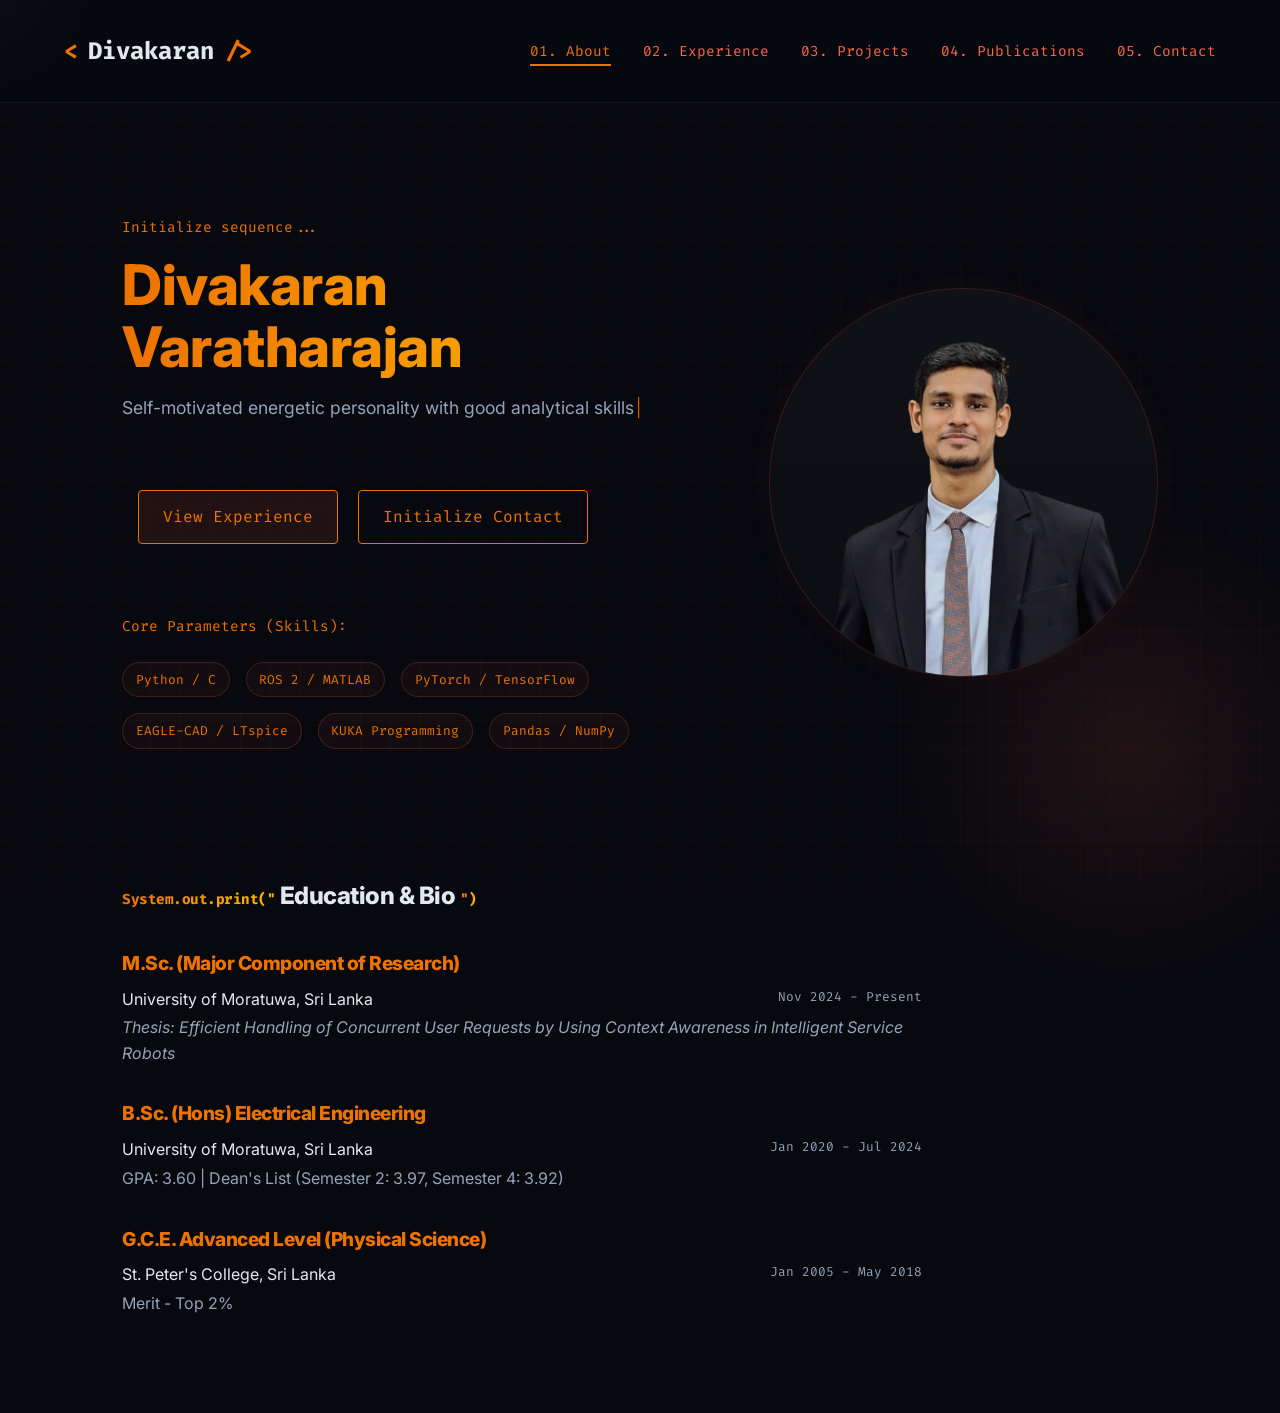
<file: index.html>
<!DOCTYPE html>
<html lang="en">
<head>
    <meta charset="UTF-8">
    <meta name="viewport" content="width=device-width, initial-scale=1.0">
    <title>Divakaran Varatharajan | Portfolio</title>
    <meta name="description" content="Portfolio of Divakaran Varatharajan - Robotics, Deep Learning, and LLMs.">
    <link rel="stylesheet" href="style.css">
    <style>
        /* Typewriter cursor */
        #heroSubtitle::after {
            content: '|';
            color: var(--accent-orange);
            animation: blink-cursor 0.55s step-end infinite;
            margin-left: 2px;
            font-weight: 300;
        }
        #heroSubtitle.typing-done::after {
            display: none;
        }
        @keyframes blink-cursor {
            0%, 100% { opacity: 1; }
            50%       { opacity: 0; }
        }

        /* Gentle button shake */
        @keyframes gentle-shake {
            0%          { transform: translateX(0) rotate(0deg); }
            15%         { transform: translateX(-4px) rotate(-0.4deg); }
            30%         { transform: translateX(4px)  rotate(0.4deg); }
            45%         { transform: translateX(-3px) rotate(-0.3deg); }
            60%         { transform: translateX(3px)  rotate(0.3deg); }
            75%         { transform: translateX(-1px) rotate(-0.1deg); }
            90%         { transform: translateX(1px)  rotate(0.1deg); }
            100%        { transform: translateX(0) rotate(0deg); }
        }
        .btn-shake {
            animation: gentle-shake 0.55s ease-in-out;
        }
    </style>
</head>
<body>
    <div class="glow-bg"></div>
    <div class="glow-bg-2"></div>

    <nav>
        <a href="index.html" class="logo">Divakaran</a>
        <ul class="nav-links">
            <li><a href="index.html" class="active">01. About</a></li>
            <li><a href="experience.html">02. Experience</a></li>
            <li><a href="projects.html">03. Projects</a></li>
            <li><a href="publications.html">04. Publications</a></li>
            <li><a href="contact.html">05. Contact</a></li>
        </ul>
    </nav>

    <main>
        <section class="hero">
            <div class="hero-content" style="display: grid; grid-template-columns: 1.5fr 1fr; gap: 4rem; align-items: center;">
                <div>
                    <p class="mono">Initialize sequence...</p>
                    <h1 style="font-size: 3.5rem;"><span class="text-gradient">Divakaran Varatharajan</span></h1>
                    <p id="heroSubtitle" class="subtitle" style="font-size: 1.1rem; min-height: 4rem;"></p>
                    
                    <div style="margin-top: 1rem;">
                        <a id="viewExpBtn" href="experience.html" class="btn btn-primary" style="margin-left: 1rem;">View Experience</a>
                        <a href="contact.html" class="btn" style="margin-left: 1rem;">Initialize Contact</a>
                    </div>

                    <div class="tech-stack" style="margin-top: 4rem;">
                        <p class="mono" style="width: 100%; margin-bottom: 0.5rem;">Core Parameters (Skills):</p>
                        <span class="tech-tag" onmouseover="this.style.boxShadow='0 0 10px var(--accent-orange)'" onmouseout="this.style.boxShadow='none'">Python / C</span>
                        <span class="tech-tag" onmouseover="this.style.boxShadow='0 0 10px var(--accent-orange)'" onmouseout="this.style.boxShadow='none'">ROS 2 / MATLAB</span>
                        <span class="tech-tag" onmouseover="this.style.boxShadow='0 0 10px var(--accent-orange)'" onmouseout="this.style.boxShadow='none'">PyTorch / TensorFlow</span>
                        <span class="tech-tag" onmouseover="this.style.boxShadow='0 0 10px var(--accent-orange)'" onmouseout="this.style.boxShadow='none'">EAGLE-CAD / LTspice</span>
                        <span class="tech-tag" onmouseover="this.style.boxShadow='0 0 10px var(--accent-orange)'" onmouseout="this.style.boxShadow='none'">KUKA Programming</span>
                        <span class="tech-tag" onmouseover="this.style.boxShadow='0 0 10px var(--accent-orange)'" onmouseout="this.style.boxShadow='none'">Pandas / NumPy</span>
                    </div>
                </div>
                
                <div class="card profile-card" style="padding: 0; display: flex; justify-content: center; align-items: center; aspect-ratio: 1; background: var(--bg-dark); border-color: rgba(255, 99, 71, 0.2); overflow: hidden; border-radius: 50%; max-width: 400px; margin: 0 auto; box-shadow: 0 0 30px rgba(255, 99, 71, 0.05); user-select: none;">
                    <!-- Place your picture in the same folder and name it 'profile.png' or 'profile.jpg' -->
                    <img src="profile.png" alt="Divakaran Varatharajan" draggable="false" oncontextmenu="return false" style="width: 100%; height: 100%; object-fit: cover; opacity: 0.9; transition: opacity 0.3s ease, transform 0.5s ease; pointer-events: none;" onerror="this.onerror=null; this.src='profile.jpg'; this.onerror=function(){ this.onerror=null; this.parentElement.innerHTML='<div style=\'text-align:center;\'>\n<svg width=\'80\' height=\'80\' viewBox=\'0 0 24 24\' fill=\'none\' stroke=\'#ff6347\' stroke-width=\'1\' stroke-linecap=\'round\' stroke-linejoin=\'round\'><path d=\'M12 2a10 10 0 1 0 10 10 4 4 0 0 1-5-5 4 4 0 0 1-5-5\'/><path d=\'M8.5 8.5v.01\'/><path d=\'M16 15.5v.01\'/><path d=\'M12 12v.01\'/><path d=\'M11 17a4.5 4.5 0 0 0 7 0\'/><path d=\'M13 7a4.5 4.5 0 0 0-7 0\'/></svg><p style=\'font-family: monospace; color: #94a3b8; font-size: 0.8rem; margin-top: 1rem;\'>Add profile.png<br>to the folder</p></div>'; };">
                </div>
            </div>
        </section>
        
        <section style="margin-top: 5rem;" class="reveal">
            <h2><span class="mono text-gradient">System.out.print("</span> Education & Bio <span class="mono text-gradient">")</span></h2>
            <div style="margin-top: 2rem;">
                <div style="max-width: 800px;">
                    <h3 style="color: var(--accent-orange); font-size: 1.2rem; margin-bottom: 0.5rem;">M.Sc. (Major Component of Research)</h3>
                    <p style="color: var(--text-primary); margin-bottom: 0.2rem;">University of Moratuwa, Sri Lanka <span class="mono" style="float: right; color: var(--text-secondary); font-size: 0.8rem;">Nov 2024 - Present</span></p>
                    <p style="color: var(--text-secondary); margin-bottom: 2rem; font-style: italic;">Thesis: Efficient Handling of Concurrent User Requests by Using Context Awareness in Intelligent Service Robots</p>

                    <h3 style="color: var(--accent-orange); font-size: 1.2rem; margin-bottom: 0.5rem;">B.Sc. (Hons) Electrical Engineering</h3>
                    <p style="color: var(--text-primary); margin-bottom: 0.2rem;">University of Moratuwa, Sri Lanka <span class="mono" style="float: right; color: var(--text-secondary); font-size: 0.8rem;">Jan 2020 - Jul 2024</span></p>
                    <p style="color: var(--text-secondary); margin-bottom: 2rem;">GPA: 3.60 | Dean's List (Semester 2: 3.97, Semester 4: 3.92)</p>

                    <h3 style="color: var(--accent-orange); font-size: 1.2rem; margin-bottom: 0.5rem;">G.C.E. Advanced Level (Physical Science)</h3>
                    <p style="color: var(--text-primary); margin-bottom: 0.2rem;">St. Peter's College, Sri Lanka <span class="mono" style="float: right; color: var(--text-secondary); font-size: 0.8rem;">Jan 2005 - May 2018</span></p>
                    <p style="color: var(--text-secondary); margin-bottom: 2rem;">Merit - Top 2%</p>
                </div>
            </div>
        </section>
    </main>

    <script src="script.js"></script>
    <script>
    (function () {
        /* ── 1. Typewriter for hero subtitle ── */
        const subtitleEl  = document.getElementById('heroSubtitle');
        const plainText   = 'Self-motivated energetic personality with good analytical skills. Willing to step out of the comfort zone and apply knowledge to solve real-world problems in the domains of Robotics, Deep Learning, and LLMs.';
        const finalHTML   = 'Self-motivated energetic personality with good analytical skills. Willing to step out of the comfort zone and apply knowledge to solve real-world problems in the domains of <strong style="color:var(--text-primary)">Robotics, Deep Learning, and LLMs</strong>.';
        const SPEED_MS    = 18; // ms per character — fast but readable
        let   charIdx     = 0;

        function typeChar() {
            if (charIdx < plainText.length) {
                subtitleEl.textContent = plainText.slice(0, charIdx + 1);
                charIdx++;
                setTimeout(typeChar, SPEED_MS);
            } else {
                // Swap in the bolded HTML version, remove cursor
                subtitleEl.innerHTML = finalHTML;
                subtitleEl.classList.add('typing-done');
            }
        }

        // Small delay so the heading renders first
        setTimeout(typeChar, 500);

        /* ── 2. Gentle shake on "View Experience" every 8 s ── */
        const expBtn = document.getElementById('viewExpBtn');

        function shakeBtn() {
            expBtn.classList.remove('btn-shake');   // reset in case it's still there
            void expBtn.offsetWidth;                // force reflow to restart animation
            expBtn.classList.add('btn-shake');
            // Clean up class once the animation ends
            expBtn.addEventListener('animationend', function handler() {
                expBtn.classList.remove('btn-shake');
                expBtn.removeEventListener('animationend', handler);
            });
        }

        // First shake after 8 s, then every 8 s
        setTimeout(function firstShake() {
            shakeBtn();
            setInterval(shakeBtn, 8000);
        }, 8000);
    })();
    </script>
</body>
</html>
</file>
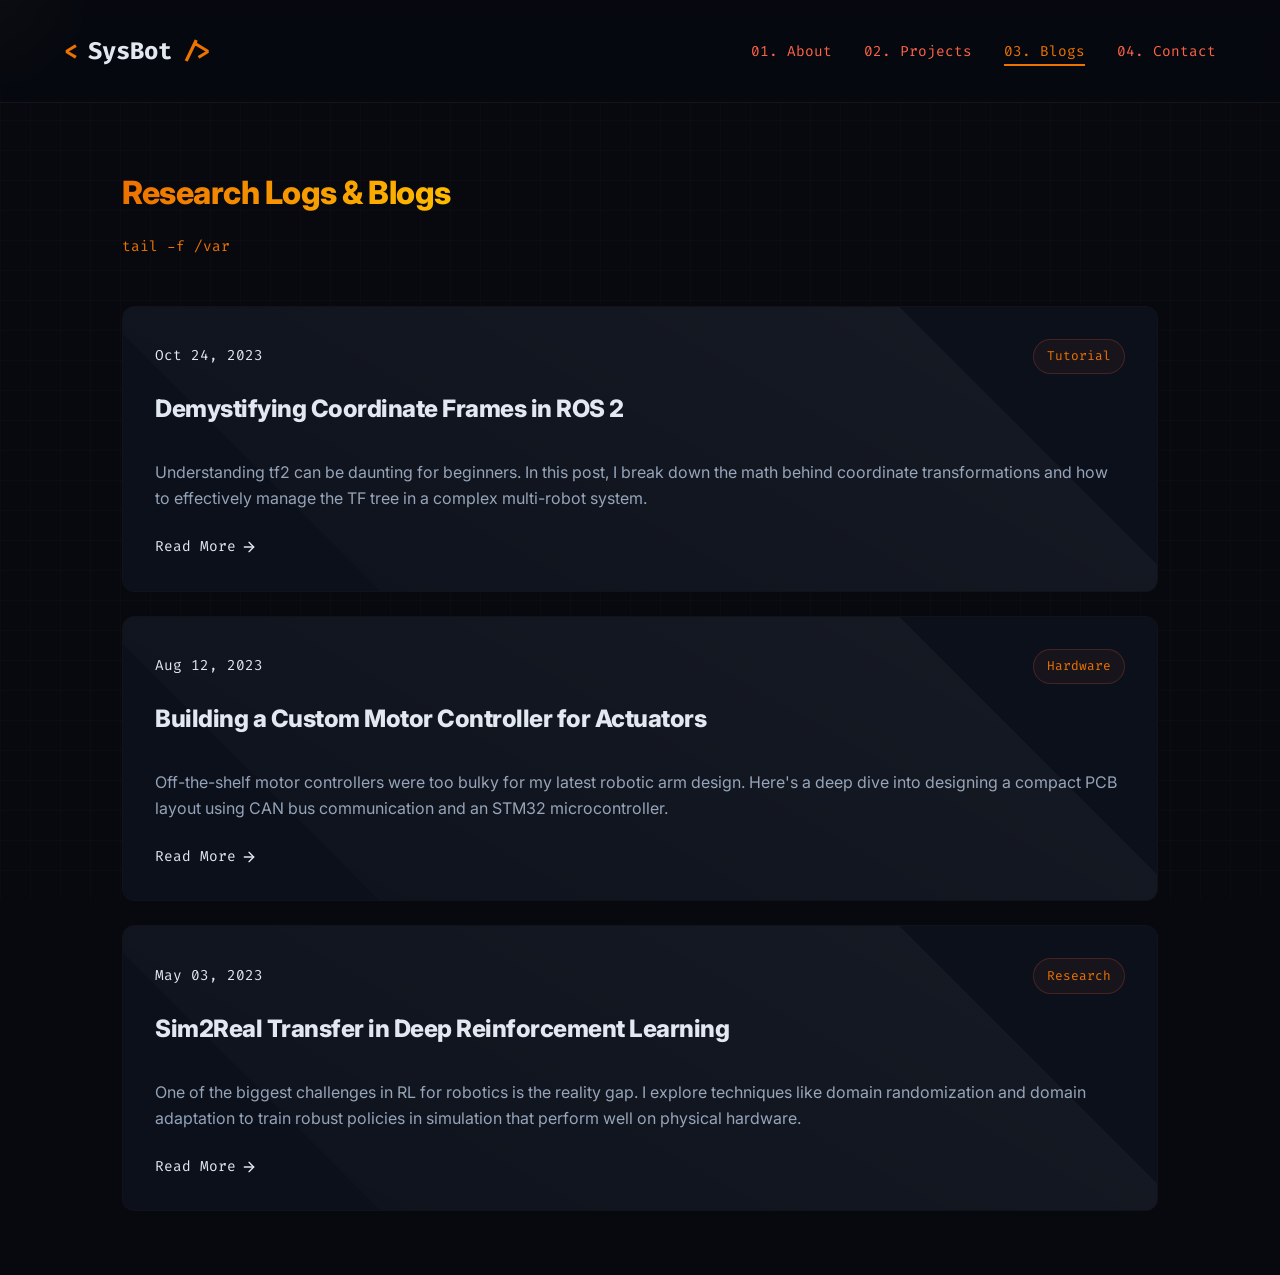
<file: blogs.html>
<!DOCTYPE html>
<html lang="en">
<head>
    <meta charset="UTF-8">
    <meta name="viewport" content="width=device-width, initial-scale=1.0">
    <title>Blogs | Robotics Portfolio</title>
    <meta name="description" content="Technical articles and research logs.">
    <link rel="stylesheet" href="style.css">
</head>
<body>
    <div class="glow-bg"></div>

    <nav>
        <a href="index.html" class="logo">SysBot</a>
        <ul class="nav-links">
            <li><a href="index.html">01. About</a></li>
            <li><a href="projects.html">02. Projects</a></li>
            <li><a href="blogs.html" class="active">03. Blogs</a></li>
            <li><a href="contact.html">04. Contact</a></li>
        </ul>
    </nav>

    <main>
        <header style="margin-bottom: 3rem;">
            <h1 class="text-gradient">Research Logs & Blogs</h1>
            <p class="mono type-element typewriter" data-text="tail -f /var/log/research.log"></p>
        </header>

        <div style="display: flex; flex-direction: column; gap: 1.5rem;">
            <!-- Blog 1 -->
            <article class="card reveal" style="display: flex; flex-direction: column; gap: 1rem; cursor: pointer;">
                <div style="display: flex; justify-content: space-between; align-items: baseline;">
                    <span class="mono" style="color: var(--accent-purple);">Oct 24, 2023</span>
                    <span class="tech-tag">Tutorial</span>
                </div>
                <h2><a href="#" style="color: var(--text-primary); text-decoration: none;">Demystifying Coordinate Frames in ROS 2</a></h2>
                <p style="color: var(--text-secondary);">
                    Understanding tf2 can be daunting for beginners. In this post, I break down the math behind coordinate transformations and how to effectively manage the TF tree in a complex multi-robot system.
                </p>
                <a href="#" class="mono" style="color: var(--accent-cyan); text-decoration: none; margin-top: 0.5rem; display: inline-flex; align-items: center; gap: 5px;">
                    Read More 
                    <svg width="16" height="16" viewBox="0 0 24 24" fill="none" stroke="currentColor" stroke-width="2" stroke-linecap="round" stroke-linejoin="round"><line x1="5" y1="12" x2="19" y2="12"></line><polyline points="12 5 19 12 12 19"></polyline></svg>
                </a>
            </article>

            <!-- Blog 2 -->
            <article class="card reveal" style="display: flex; flex-direction: column; gap: 1rem; cursor: pointer;">
                <div style="display: flex; justify-content: space-between; align-items: baseline;">
                    <span class="mono" style="color: var(--accent-purple);">Aug 12, 2023</span>
                    <span class="tech-tag">Hardware</span>
                </div>
                <h2><a href="#" style="color: var(--text-primary); text-decoration: none;">Building a Custom Motor Controller for Actuators</a></h2>
                <p style="color: var(--text-secondary);">
                    Off-the-shelf motor controllers were too bulky for my latest robotic arm design. Here's a deep dive into designing a compact PCB layout using CAN bus communication and an STM32 microcontroller.
                </p>
                <a href="#" class="mono" style="color: var(--accent-cyan); text-decoration: none; margin-top: 0.5rem; display: inline-flex; align-items: center; gap: 5px;">
                    Read More 
                    <svg width="16" height="16" viewBox="0 0 24 24" fill="none" stroke="currentColor" stroke-width="2" stroke-linecap="round" stroke-linejoin="round"><line x1="5" y1="12" x2="19" y2="12"></line><polyline points="12 5 19 12 12 19"></polyline></svg>
                </a>
            </article>

            <!-- Blog 3 -->
            <article class="card reveal" style="display: flex; flex-direction: column; gap: 1rem; cursor: pointer;">
                <div style="display: flex; justify-content: space-between; align-items: baseline;">
                    <span class="mono" style="color: var(--accent-purple);">May 03, 2023</span>
                    <span class="tech-tag">Research</span>
                </div>
                <h2><a href="#" style="color: var(--text-primary); text-decoration: none;">Sim2Real Transfer in Deep Reinforcement Learning</a></h2>
                <p style="color: var(--text-secondary);">
                    One of the biggest challenges in RL for robotics is the reality gap. I explore techniques like domain randomization and domain adaptation to train robust policies in simulation that perform well on physical hardware.
                </p>
                <a href="#" class="mono" style="color: var(--accent-cyan); text-decoration: none; margin-top: 0.5rem; display: inline-flex; align-items: center; gap: 5px;">
                    Read More 
                    <svg width="16" height="16" viewBox="0 0 24 24" fill="none" stroke="currentColor" stroke-width="2" stroke-linecap="round" stroke-linejoin="round"><line x1="5" y1="12" x2="19" y2="12"></line><polyline points="12 5 19 12 12 19"></polyline></svg>
                </a>
            </article>
        </div>
    </main>

    <script src="script.js"></script>
</body>
</html>
</file>
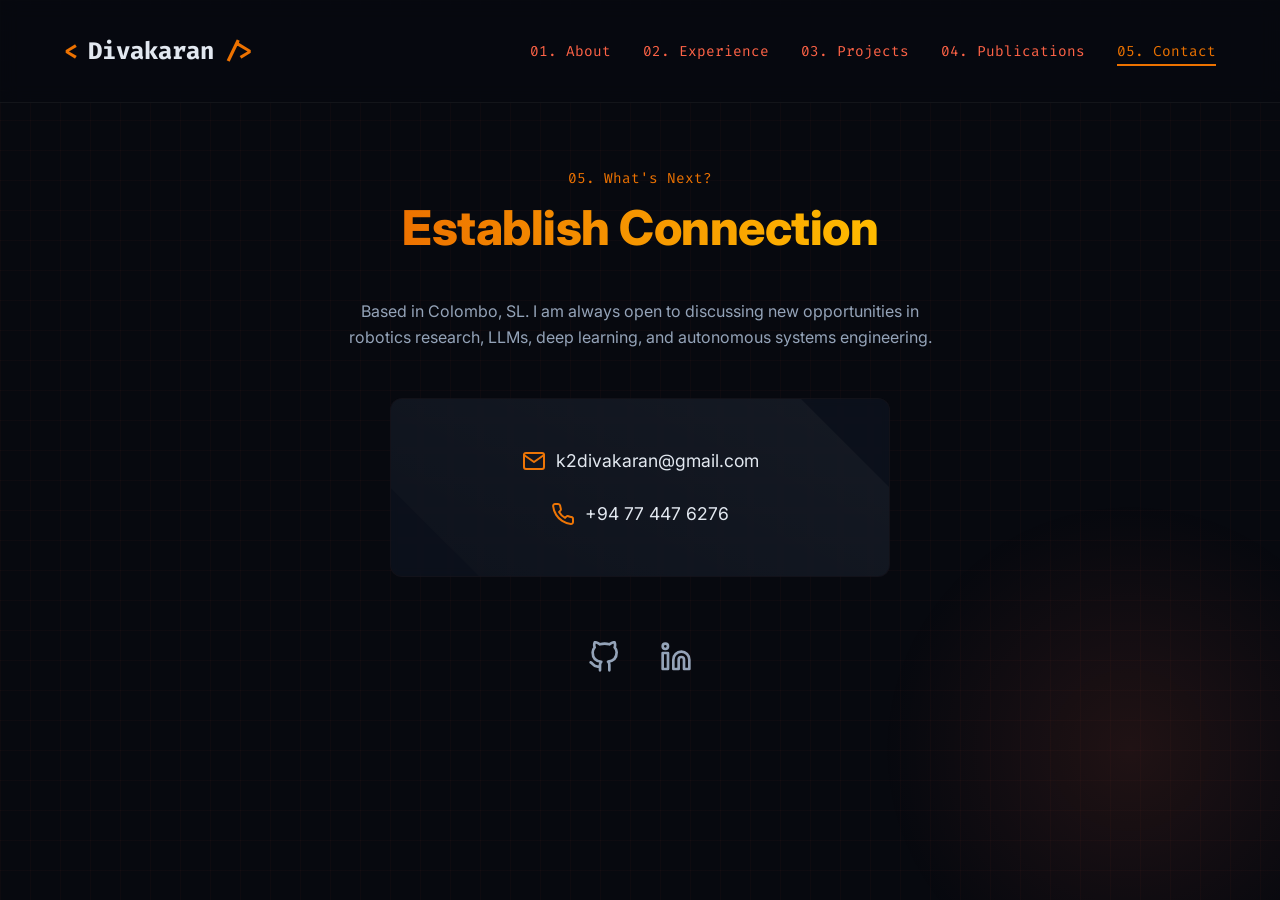
<file: contact.html>
<!DOCTYPE html>
<html lang="en">
<head>
    <meta charset="UTF-8">
    <meta name="viewport" content="width=device-width, initial-scale=1.0">
    <title>Contact | Divakaran Varatharajan</title>
    <link rel="stylesheet" href="style.css">
</head>
<body>
    <div class="glow-bg-2"></div>

    <nav>
        <a href="index.html" class="logo">Divakaran</a>
        <ul class="nav-links">
            <li><a href="index.html">01. About</a></li>
            <li><a href="experience.html">02. Experience</a></li>
            <li><a href="projects.html">03. Projects</a></li>
            <li><a href="publications.html">04. Publications</a></li>
            <li><a href="contact.html" class="active">05. Contact</a></li>
        </ul>
    </nav>

    <main style="display: flex; flex-direction: column; align-items: center; justify-content: center; min-height: 70vh;">
        <header style="text-align: center; margin-bottom: 3rem; max-width: 600px;">
            <p class="mono">05. What's Next?</p>
            <h1 class="text-gradient" style="font-size: 3rem;">Establish Connection</h1>
            <p style="color: var(--text-secondary); margin-top: 1rem;">
                Based in Colombo, SL. I am always open to discussing new opportunities in robotics research, LLMs, deep learning, and autonomous systems engineering.
            </p>
        </header>

        <div class="card reveal" style="width: 100%; max-width: 500px; display: flex; flex-direction: column; gap: 1.5rem; text-align: center; padding: 3rem;">
            <div style="display: flex; align-items: center; justify-content: center; gap: 10px;">
                <svg width="24" height="24" viewBox="0 0 24 24" fill="none" stroke="var(--accent-orange)" stroke-width="2" stroke-linecap="round" stroke-linejoin="round"><path d="M4 4h16c1.1 0 2 .9 2 2v12c0 1.1-.9 2-2 2H4c-1.1 0-2-.9-2-2V6c0-1.1.9-2 2-2z"></path><polyline points="22,6 12,13 2,6"></polyline></svg>
                <a href="mailto:k2divakaran@gmail.com" style="color: var(--text-primary); text-decoration: none; font-size: 1.1rem; transition: color 0.3s;" onmouseover="this.style.color='var(--accent-orange)'" onmouseout="this.style.color='var(--text-primary)'">k2divakaran@gmail.com</a>
            </div>
            
            <div style="display: flex; align-items: center; justify-content: center; gap: 10px;">
                <svg width="24" height="24" viewBox="0 0 24 24" fill="none" stroke="var(--accent-orange)" stroke-width="2" stroke-linecap="round" stroke-linejoin="round"><path d="M22 16.92v3a2 2 0 0 1-2.18 2 19.79 19.79 0 0 1-8.63-3.07 19.5 19.5 0 0 1-6-6 19.79 19.79 0 0 1-3.07-8.67A2 2 0 0 1 4.11 2h3a2 2 0 0 1 2 1.72 12.84 12.84 0 0 0 .7 2.81 2 2 0 0 1-.45 2.11L8.09 9.91a16 16 0 0 0 6 6l1.27-1.27a2 2 0 0 1 2.11-.45 12.84 12.84 0 0 0 2.81.7A2 2 0 0 1 22 16.92z"></path></svg>
                <a href="tel:+94774476276" style="color: var(--text-primary); text-decoration: none; font-size: 1.1rem; transition: color 0.3s;" onmouseover="this.style.color='var(--accent-orange)'" onmouseout="this.style.color='var(--text-primary)'">+94 77 447 6276</a>
            </div>
        </div>

        <div style="display: flex; gap: 2.5rem; margin-top: 4rem;">
            <a href="https://github.com/Divakaran99" target="_blank" aria-label="GitHub" style="color: var(--text-secondary); transition: transform 0.3s, color 0.3s;" onmouseover="this.style.color='var(--accent-orange)'; this.style.transform='translateY(-5px)'" onmouseout="this.style.color='var(--text-secondary)'; this.style.transform='none'">
                <svg width="32" height="32" viewBox="0 0 24 24" fill="none" stroke="currentColor" stroke-width="2" stroke-linecap="round" stroke-linejoin="round"><path d="M9 19c-5 1.5-5-2.5-7-3m14 6v-3.87a3.37 3.37 0 0 0-.94-2.61c3.14-.35 6.44-1.54 6.44-7A5.44 5.44 0 0 0 20 4.77 5.07 5.07 0 0 0 19.91 1S18.73.65 16 2.48a13.38 13.38 0 0 0-7 0C6.27.65 5.09 1 5.09 1A5.07 5.07 0 0 0 5 4.77a5.44 5.44 0 0 0-1.5 3.78c0 5.42 3.3 6.61 6.44 7A3.37 3.37 0 0 0 9 18.13V22"></path></svg>
            </a>
            <a href="https://linkedin.com/in/divakaran18/" target="_blank" aria-label="LinkedIn" style="color: var(--text-secondary); transition: transform 0.3s, color 0.3s;" onmouseover="this.style.color='var(--accent-orange)'; this.style.transform='translateY(-5px)'" onmouseout="this.style.color='var(--text-secondary)'; this.style.transform='none'">
                <svg width="32" height="32" viewBox="0 0 24 24" fill="none" stroke="currentColor" stroke-width="2" stroke-linecap="round" stroke-linejoin="round"><path d="M16 8a6 6 0 0 1 6 6v7h-4v-7a2 2 0 0 0-2-2 2 2 0 0 0-2 2v7h-4v-7a6 6 0 0 1 6-6z"></path><rect x="2" y="9" width="4" height="12"></rect><circle cx="4" cy="4" r="2"></circle></svg>
            </a>
        </div>
    </main>

    <script src="script.js"></script>
</body>
</html>
</file>
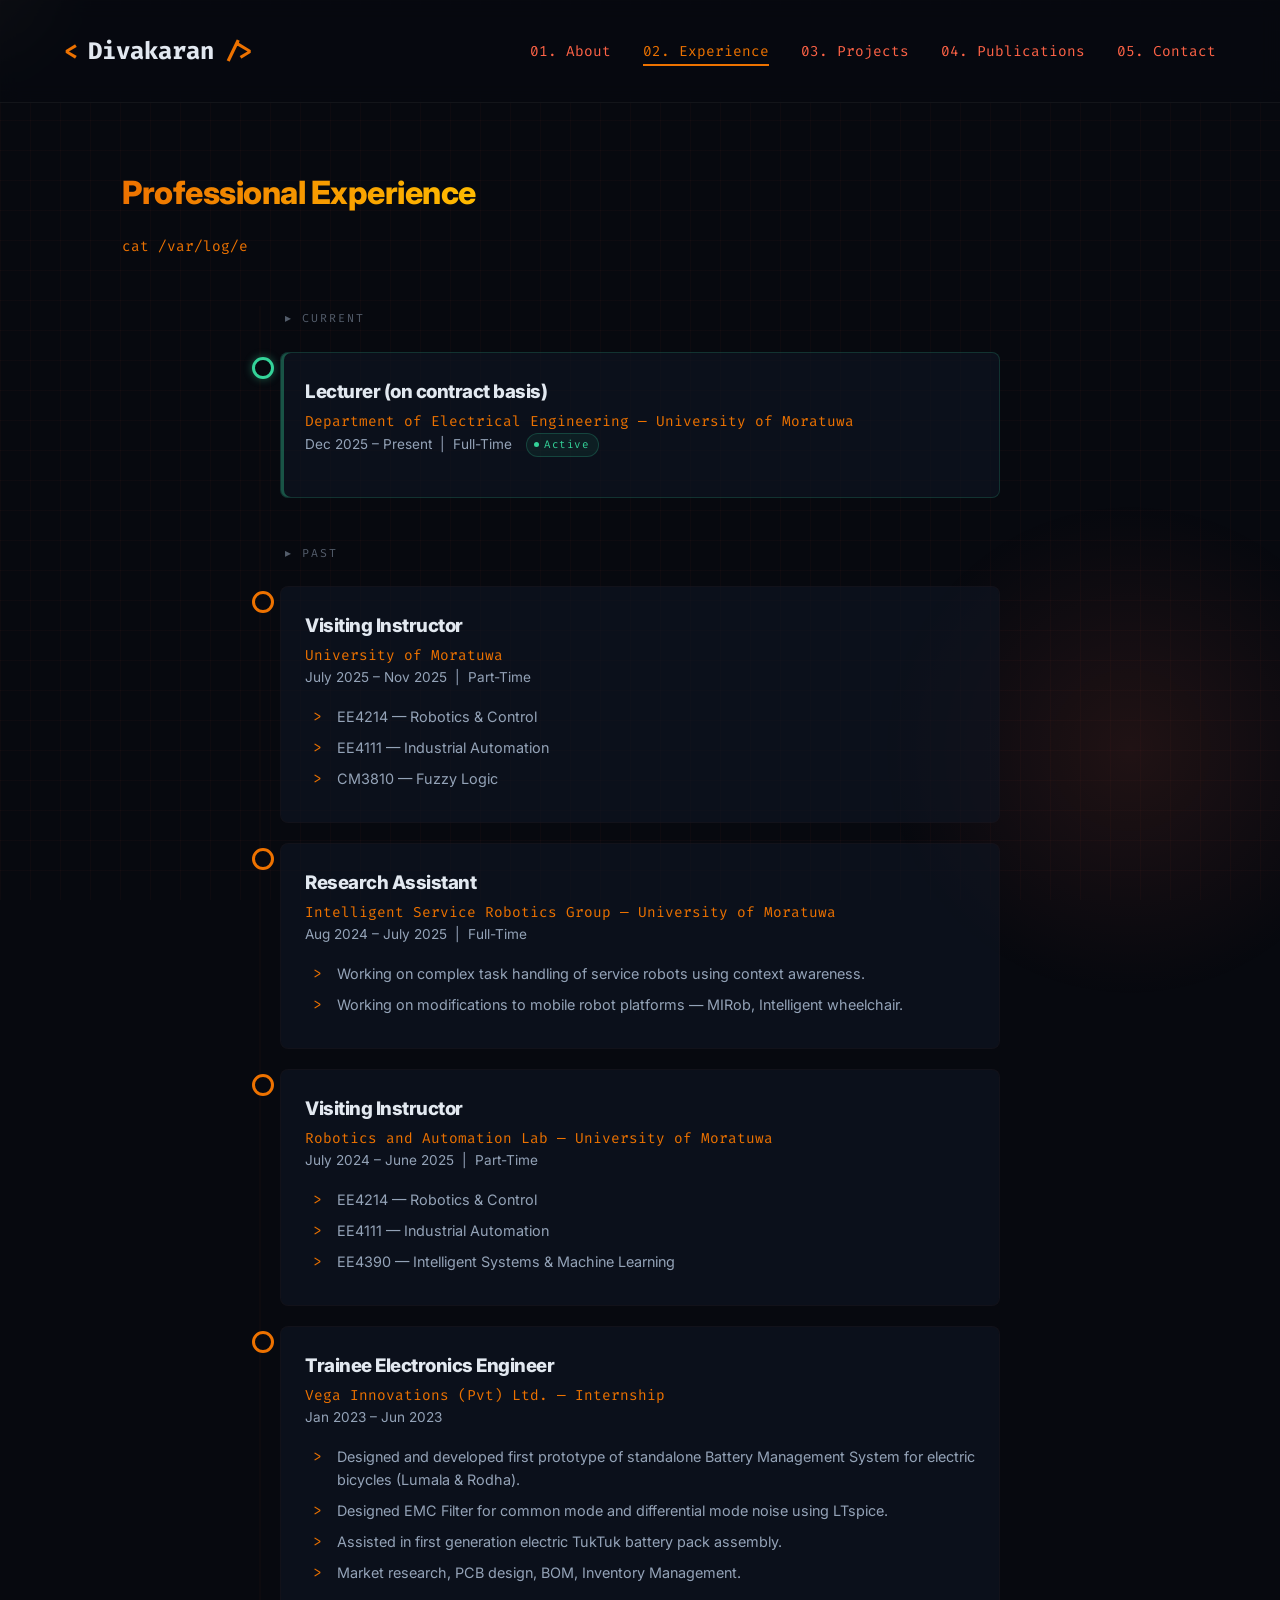
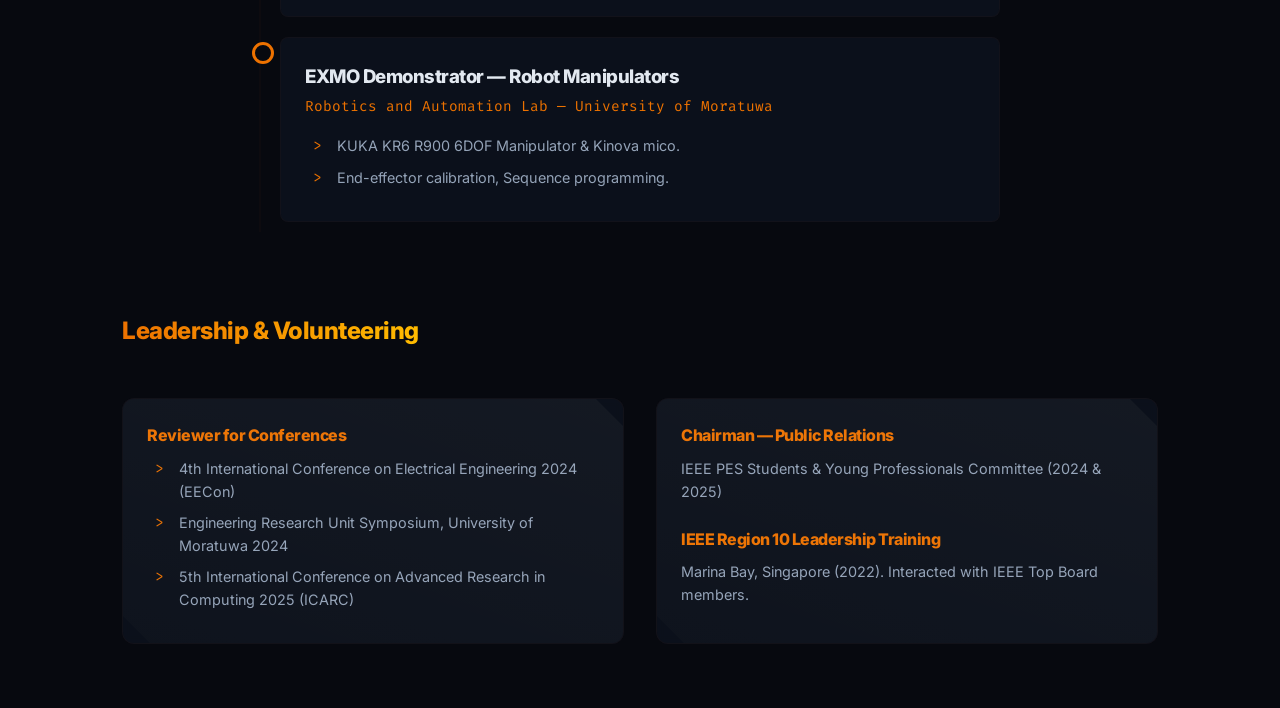
<file: experience.html>
<!DOCTYPE html>
<html lang="en">
<head>
    <meta charset="UTF-8">
    <meta name="viewport" content="width=device-width, initial-scale=1.0">
    <title>Experience | Divakaran Varatharajan</title>
    <meta name="description" content="Professional experience, teaching, and leadership of Divakaran Varatharajan.">
    <link rel="stylesheet" href="style.css">
    <style>
        /* ── Active role badge ── */
        .role-active {
            display: inline-flex;
            align-items: center;
            gap: 0.35rem;
            font-family: var(--font-mono);
            font-size: 0.68rem;
            color: #34d399;
            background: rgba(52, 211, 153, 0.07);
            border: 1px solid rgba(52, 211, 153, 0.22);
            padding: 0.15rem 0.55rem 0.15rem 0.45rem;
            border-radius: 20px;
            margin-left: 0.6rem;
            vertical-align: middle;
            letter-spacing: 0.5px;
        }
        .role-active::before {
            content: '';
            display: inline-block;
            width: 5px;
            height: 5px;
            border-radius: 50%;
            background: #34d399;
            flex-shrink: 0;
            animation: pulse-active 2.2s ease-in-out infinite;
        }
        @keyframes pulse-active {
            0%, 100% { opacity: 1; box-shadow: 0 0 5px rgba(52, 211, 153, 0.8); }
            50%       { opacity: 0.35; box-shadow: none; }
        }

        /* ── Current role timeline card ── */
        .timeline-item-current .timeline-content {
            border-color: rgba(52, 211, 153, 0.18);
            box-shadow: inset 3px 0 0 rgba(52, 211, 153, 0.35);
        }
        .timeline-item-current .timeline-content:hover {
            border-color: rgba(52, 211, 153, 0.4);
        }
        .timeline-item-current::after {
            border-color: #34d399 !important;
            box-shadow: 0 0 8px rgba(52, 211, 153, 0.4);
        }

        /* ── Section divider label ── */
        .timeline-group-label {
            font-family: var(--font-mono);
            font-size: 0.72rem;
            letter-spacing: 2px;
            text-transform: uppercase;
            color: var(--text-secondary);
            padding: 0.3rem 0 0.3rem 2.8rem;
            margin-bottom: 0.5rem;
            opacity: 0.55;
        }
    </style>
</head>
<body>
    <div class="glow-bg"></div>
    <div class="glow-bg-2"></div>

    <nav>
        <a href="index.html" class="logo">Divakaran</a>
        <ul class="nav-links">
            <li><a href="index.html">01. About</a></li>
            <li><a href="experience.html" class="active">02. Experience</a></li>
            <li><a href="projects.html">03. Projects</a></li>
            <li><a href="publications.html">04. Publications</a></li>
            <li><a href="contact.html">05. Contact</a></li>
        </ul>
    </nav>

    <main>
        <header style="margin-bottom: 3rem;">
            <h1 class="text-gradient">Professional Experience</h1>
            <p class="mono type-element typewriter" data-text="cat /var/log/experience.log"></p>
        </header>

        <div class="timeline reveal">

            <!-- ─── Current Roles ─── -->
            <p class="timeline-group-label">▸ Current</p>

            <!-- Experience 1 — CURRENT -->
            <div class="timeline-item timeline-item-current">
                <div class="timeline-content">
                    <h3 style="color: var(--text-primary); margin-bottom: 0.2rem;">
                        Lecturer (on contract basis)
                    </h3>
                    <p style="color: var(--accent-orange); font-family: var(--font-mono); font-size: 0.9rem;">
                        Department of Electrical Engineering — University of Moratuwa
                    </p>
                    <p style="color: var(--text-secondary); font-size: 0.85rem; margin-bottom: 1rem;">
                        Dec 2025 – Present &nbsp;|&nbsp; Full-Time
                        <span class="role-active">Active</span>
                    </p>
                </div>
            </div>



            <!-- ─── Past Roles ─── -->
            <p class="timeline-group-label" style="margin-top: 2rem;">▸ Past</p>

                        <!-- Experience 2 — PAST -->
            <div class="timeline-item">
                <div class="timeline-content">
                    <h3 style="color: var(--text-primary); margin-bottom: 0.2rem;">Visiting Instructor</h3>
                    <p style="color: var(--accent-orange); font-family: var(--font-mono); font-size: 0.9rem;">
                        University of Moratuwa
                    </p>
                    <p style="color: var(--text-secondary); font-size: 0.85rem; margin-bottom: 1rem;">
                        July 2025 – Nov 2025 &nbsp;|&nbsp; Part-Time
                    </p>
                    <ul class="list-styled">
                        <li>EE4214 — Robotics &amp; Control</li>
                        <li>EE4111 — Industrial Automation</li>
                        <li>CM3810 — Fuzzy Logic</li>
                    </ul>
                </div>
            </div>

            <!-- Experience 3 — PAST -->
            <div class="timeline-item">
                <div class="timeline-content">
                    <h3 style="color: var(--text-primary); margin-bottom: 0.2rem;">Research Assistant</h3>
                    <p style="color: var(--accent-orange); font-family: var(--font-mono); font-size: 0.9rem;">
                        Intelligent Service Robotics Group — University of Moratuwa
                    </p>
                    <p style="color: var(--text-secondary); font-size: 0.85rem; margin-bottom: 1rem;">
                        Aug 2024 – July 2025 &nbsp;|&nbsp; Full-Time
                    </p>
                    <ul class="list-styled">
                        <li>Working on complex task handling of service robots using context awareness.</li>
                        <li>Working on modifications to mobile robot platforms — MIRob, Intelligent wheelchair.</li>
                    </ul>
                </div>
            </div>

            <!-- Experience 4 — PAST -->
            <div class="timeline-item">
                <div class="timeline-content">
                    <h3 style="color: var(--text-primary); margin-bottom: 0.2rem;">Visiting Instructor</h3>
                    <p style="color: var(--accent-orange); font-family: var(--font-mono); font-size: 0.9rem;">
                        Robotics and Automation Lab — University of Moratuwa
                    </p>
                    <p style="color: var(--text-secondary); font-size: 0.85rem; margin-bottom: 1rem;">
                        July 2024 – June 2025 &nbsp;|&nbsp; Part-Time
                    </p>
                    <ul class="list-styled">
                        <li>EE4214 — Robotics &amp; Control</li>
                        <li>EE4111 — Industrial Automation</li>
                        <li>EE4390 — Intelligent Systems &amp; Machine Learning</li>
                    </ul>
                </div>
            </div>

            <!-- Experience 5 — PAST -->
            <div class="timeline-item">
                <div class="timeline-content">
                    <h3 style="color: var(--text-primary); margin-bottom: 0.2rem;">Trainee Electronics Engineer</h3>
                    <p style="color: var(--accent-orange); font-family: var(--font-mono); font-size: 0.9rem;">
                        Vega Innovations (Pvt) Ltd. — Internship
                    </p>
                    <p style="color: var(--text-secondary); font-size: 0.85rem; margin-bottom: 1rem;">
                        Jan 2023 – Jun 2023
                    </p>
                    <ul class="list-styled">
                        <li>Designed and developed first prototype of standalone Battery Management System for electric bicycles (Lumala &amp; Rodha).</li>
                        <li>Designed EMC Filter for common mode and differential mode noise using LTspice.</li>
                        <li>Assisted in first generation electric TukTuk battery pack assembly.</li>
                        <li>Market research, PCB design, BOM, Inventory Management.</li>
                    </ul>
                </div>
            </div>

            <!-- Experience 6 — PAST -->
            <div class="timeline-item">
                <div class="timeline-content">
                    <h3 style="color: var(--text-primary); margin-bottom: 0.2rem;">EXMO Demonstrator — Robot Manipulators</h3>
                    <p style="color: var(--accent-orange); font-family: var(--font-mono); font-size: 0.9rem;">
                        Robotics and Automation Lab — University of Moratuwa
                    </p>
                    <ul class="list-styled" style="margin-top: 1rem;">
                        <li>KUKA KR6 R900 6DOF Manipulator &amp; Kinova mico.</li>
                        <li>End-effector calibration, Sequence programming.</li>
                    </ul>
                </div>
            </div>

        </div>

        <!-- Leadership -->
        <section style="margin-top: 5rem;" class="reveal">
            <h2 class="text-gradient">Leadership &amp; Volunteering</h2>
            <div class="grid" style="grid-template-columns: repeat(auto-fill, minmax(400px, 1fr));">
                <div class="card" style="padding: 1.5rem;">
                    <h4 style="color: var(--accent-orange); margin-bottom: 0.5rem;">Reviewer for Conferences</h4>
                    <ul class="list-styled" style="margin-top: 0;">
                        <li>4th International Conference on Electrical Engineering 2024 (EECon)</li>
                        <li>Engineering Research Unit Symposium, University of Moratuwa 2024</li>
                        <li>5th International Conference on Advanced Research in Computing 2025 (ICARC)</li>
                    </ul>
                </div>
                <div class="card" style="padding: 1.5rem;">
                    <h4 style="color: var(--accent-orange); margin-bottom: 0.5rem;">Chairman — Public Relations</h4>
                    <p style="color: var(--text-secondary); font-size: 0.9rem; margin-bottom: 0.5rem;">
                        IEEE PES Students &amp; Young Professionals Committee (2024 &amp; 2025)
                    </p>
                    <h4 style="color: var(--accent-orange); margin-bottom: 0.5rem; margin-top: 1.5rem;">IEEE Region 10 Leadership Training</h4>
                    <p style="color: var(--text-secondary); font-size: 0.9rem;">
                        Marina Bay, Singapore (2022). Interacted with IEEE Top Board members.
                    </p>
                </div>
            </div>
        </section>

    </main>

    <script src="script.js"></script>
</body>
</html>
</file>
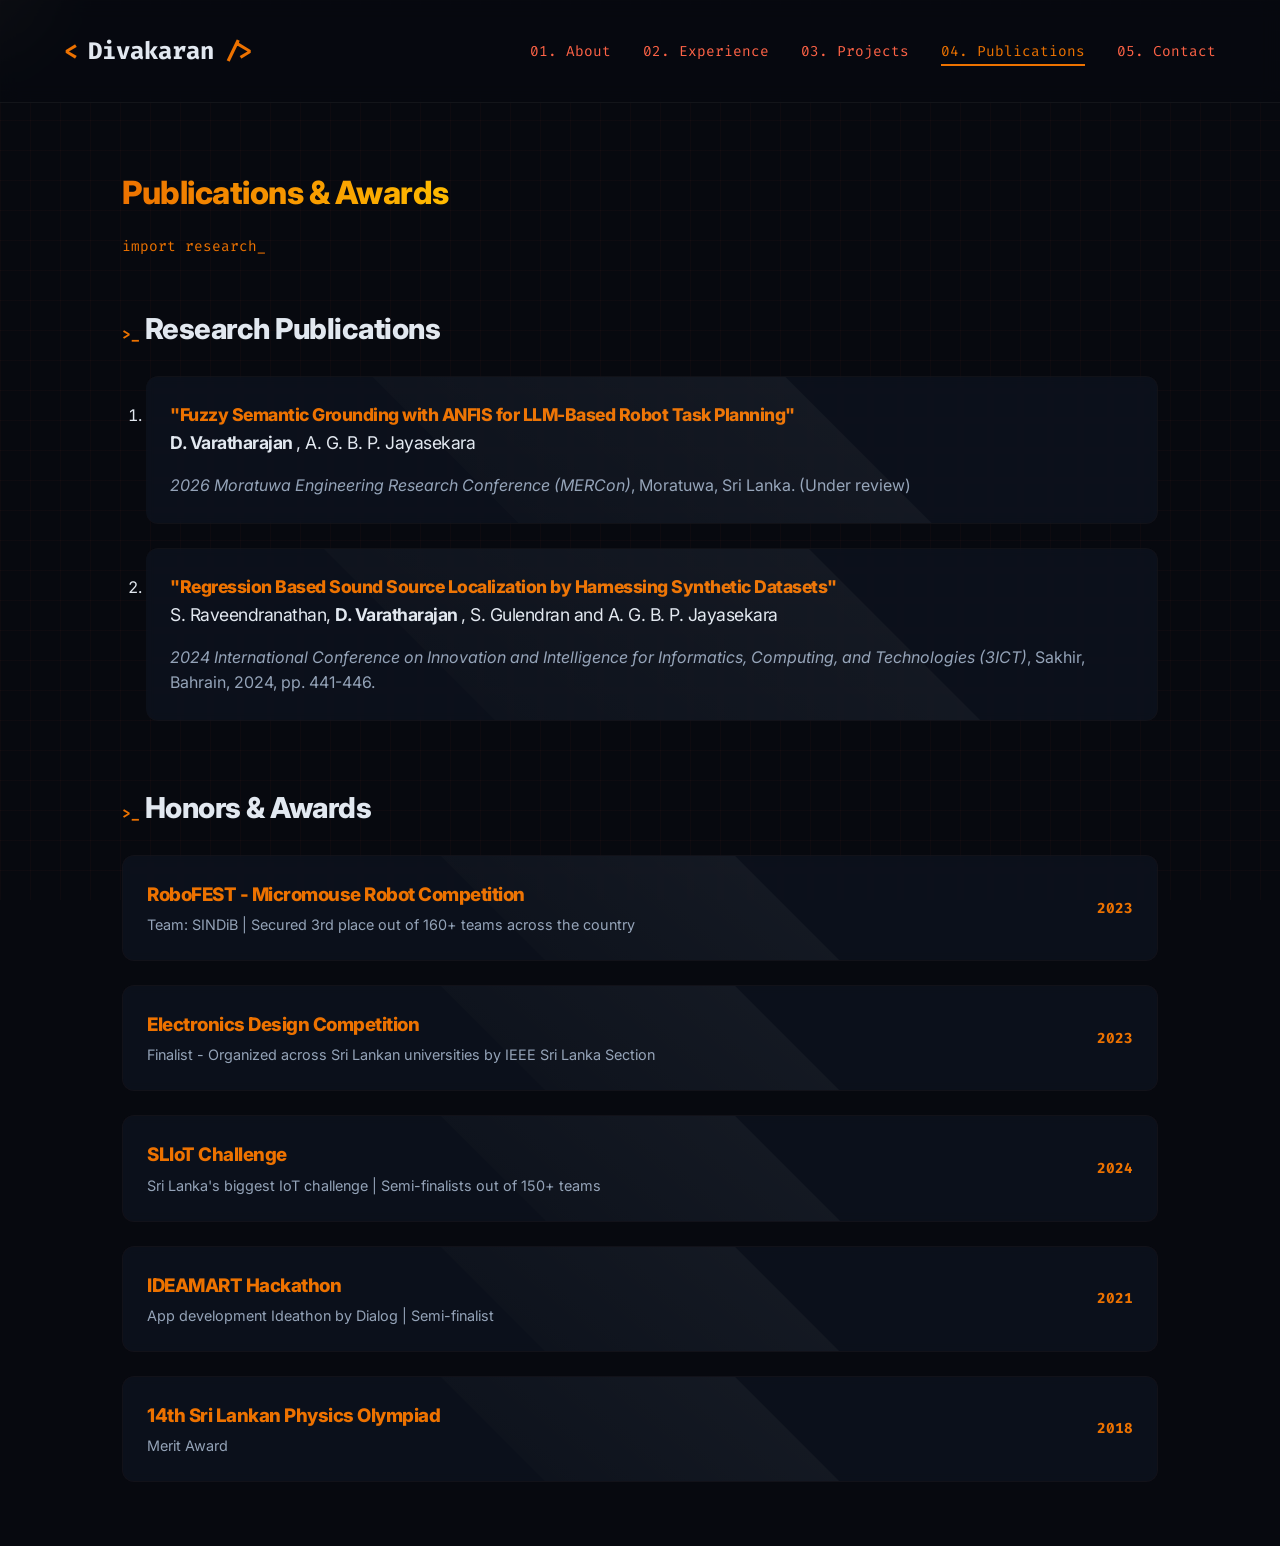
<file: publications.html>
<!DOCTYPE html>
<html lang="en">
<head>
    <meta charset="UTF-8">
    <meta name="viewport" content="width=device-width, initial-scale=1.0">
    <title>Publications | Divakaran Varatharajan</title>
    <link rel="stylesheet" href="style.css">
</head>
<body>
    <div class="glow-bg"></div>

    <nav>
        <a href="index.html" class="logo">Divakaran</a>
        <ul class="nav-links">
            <li><a href="index.html">01. About</a></li>
            <li><a href="experience.html">02. Experience</a></li>
            <li><a href="projects.html">03. Projects</a></li>
            <li><a href="publications.html" class="active">04. Publications</a></li>
            <li><a href="contact.html">05. Contact</a></li>
        </ul>
    </nav>

    <main>
        <header style="margin-bottom: 3rem;">
            <h1 class="text-gradient">Publications & Awards</h1>
            <p class="mono type-element typewriter" data-text="import research_papers as rp"></p>
        </header>

<section class="reveal">
    <!-- Header stays at the top -->
    <h2 style="font-size: 1.8rem; margin-bottom: 1.5rem; color: var(--accent-purple);"><span class="mono">>_</span> Research Publications</h2>
    
    <!-- Ordered List wrapping your cards -->
    <ol style="padding-left: 1.5rem; color: var(--text-primary);">
        
        <!-- Publication 1 -->
        <li style="margin-bottom: 1.5rem;">
            <div class="card" style="border-left: 4px solid var(--accent-purple); padding: 1.5rem; transition: transform 0.3s;" onmouseover="this.style.transform='translateX(10px)'" onmouseout="this.style.transform='none'">
                <h3 style="font-size: 1.1rem; color: var(--text-primary); line-height: 1.6;">
                    <span style="color: var(--accent-orange);">"Fuzzy Semantic Grounding with ANFIS for LLM-Based Robot Task Planning"</span>
                    <br>
                    <strong>D. Varatharajan</strong> <strong style="font-weight: normal;">, A. G. B. P. Jayasekara </strong>
                </h3>
                <p style="color: var(--text-secondary); margin-top: 1rem;">
                    <em>2026 Moratuwa Engineering Research Conference (MERCon)</em>, Moratuwa, Sri Lanka. (Under review)
                </p>
            </div>
        </li>

        <!-- Publication 2 -->
        <li style="margin-bottom: 1.5rem;">
            <div class="card" style="border-left: 4px solid var(--accent-purple); padding: 1.5rem; transition: transform 0.3s;" onmouseover="this.style.transform='translateX(10px)'" onmouseout="this.style.transform='none'">
                <h3 style="font-size: 1.1rem; color: var(--text-primary); line-height: 1.6;">
                    <!-- Link wrapped around the title -->
                    <a href="https://doi.org/10.1109/3ict64318.2024.10824538" target="_blank" rel="noopener noreferrer" style="color: var(--accent-orange); text-decoration: none;">
                        "Regression Based Sound Source Localization by Harnessing Synthetic Datasets"
                    </a>
                    <br>
                    <strong style="font-weight: normal;">S. Raveendranathan, </strong> <strong>D. Varatharajan</strong> <strong style="font-weight: normal;">, S. Gulendran and A. G. B. P. Jayasekara </strong>
                </h3>
                <p style="color: var(--text-secondary); margin-top: 1rem;">
                    <em>2024 International Conference on Innovation and Intelligence for Informatics, Computing, and Technologies (3ICT)</em>, Sakhir, Bahrain, 2024, pp. 441-446.
                </p>
            </div>
        </li>

    </ol>
</section>






        <section class="reveal" style="margin-top: 4rem;">
            <h2 style="font-size: 1.8rem; margin-bottom: 1.5rem; color: var(--accent-purple);"><span class="mono">>_</span> Honors & Awards</h2>
            
            <div style="display: flex; flex-direction: column; gap: 1.5rem;">
                <div class="card" style="display: flex; justify-content: space-between; align-items: center; padding: 1.5rem; transition: background 0.3s;" onmouseover="this.style.background='rgba(255, 99, 71, 0.05)'" onmouseout="this.style.background='var(--bg-surface)'">
                    <div>
                        <h3 style="margin-bottom: 0.2rem; color: var(--accent-orange);">RoboFEST - Micromouse Robot Competition</h3>
                        <p style="color: var(--text-secondary); font-size: 0.9rem;">Team: SINDiB | Secured 3rd place out of 160+ teams across the country</p>
                    </div>
                    <span class="mono" style="color: var(--accent-orange); font-weight: bold;">2023</span>
                </div>

                <div class="card" style="display: flex; justify-content: space-between; align-items: center; padding: 1.5rem; transition: background 0.3s;" onmouseover="this.style.background='rgba(255, 99, 71, 0.05)'" onmouseout="this.style.background='var(--bg-surface)'">
                    <div>
                        <h3 style="margin-bottom: 0.2rem; color: var(--accent-orange);">Electronics Design Competition</h3>
                        <p style="color: var(--text-secondary); font-size: 0.9rem;">Finalist - Organized across Sri Lankan universities by IEEE Sri Lanka Section</p>
                    </div>
                    <span class="mono" style="color: var(--accent-orange); font-weight: bold;">2023</span>
                </div>

                <div class="card" style="display: flex; justify-content: space-between; align-items: center; padding: 1.5rem; transition: background 0.3s;" onmouseover="this.style.background='rgba(255, 99, 71, 0.05)'" onmouseout="this.style.background='var(--bg-surface)'">
                    <div>
                        <h3 style="margin-bottom: 0.2rem; color: var(--accent-orange);">SLIoT Challenge</h3>
                        <p style="color: var(--text-secondary); font-size: 0.9rem;">Sri Lanka's biggest IoT challenge | Semi-finalists out of 150+ teams</p>
                    </div>
                    <span class="mono" style="color: var(--accent-orange); font-weight: bold;">2024</span>
                </div>
                
                <div class="card" style="display: flex; justify-content: space-between; align-items: center; padding: 1.5rem; transition: background 0.3s;" onmouseover="this.style.background='rgba(255, 99, 71, 0.05)'" onmouseout="this.style.background='var(--bg-surface)'">
                    <div>
                        <h3 style="margin-bottom: 0.2rem; color: var(--accent-orange);">IDEAMART Hackathon</h3>
                        <p style="color: var(--text-secondary); font-size: 0.9rem;">App development Ideathon by Dialog | Semi-finalist</p>
                    </div>
                    <span class="mono" style="color: var(--accent-orange); font-weight: bold;">2021</span>
                </div>

                <div class="card" style="display: flex; justify-content: space-between; align-items: center; padding: 1.5rem; transition: background 0.3s;" onmouseover="this.style.background='rgba(255, 99, 71, 0.05)'" onmouseout="this.style.background='var(--bg-surface)'">
                    <div>
                        <h3 style="margin-bottom: 0.2rem;color: var(--accent-orange);">14th Sri Lankan Physics Olympiad</h3>
                        <p style="color: var(--text-secondary); font-size: 0.9rem;">Merit Award</p>
                    </div>
                    <span class="mono" style="color: var(--accent-orange); font-weight: bold;">2018</span>
                </div>
            </div>
        </section>

    </main>

    <script src="script.js"></script>
</body>
</html>
</file>
<file: style.css>
@import url('https://fonts.googleapis.com/css2?family=Fira+Code:wght@400;500;700&family=Inter:wght@300;400;600;800&display=swap');

:root {
    --bg-dark: #07090f;
    --bg-surface: rgba(16, 22, 36, 0.6);
    --bg-surface-hover: rgb(43, 31, 12);
    --accent-orange: #ed7200;
    --accent-yellow: #ffbb00;
    --text-primary: #e2e8f0;
    --text-secondary: #94a3b8;
    --border-color: rgba(53, 28, 23, 0.15);
    
    --font-sans: 'Inter', sans-serif;
    --font-mono: 'Fira Code', monospace;
}

* {
    margin: 0;
    padding: 0;
    box-sizing: border-box;
}

body {
    font-family: var(--font-sans);
    background-color: var(--bg-dark);
    color: var(--text-primary);
    line-height: 1.6;
    overflow-x: hidden;
    position: relative;
}

/* Background grid for tech feel */
body::before {
    content: '';
    position: fixed;
    top: 0; left: 0; width: 100vw; height: 100vh;
    background-image: 
        linear-gradient(rgba(255, 99, 71, 0.03) 1px, transparent 1px),
        linear-gradient(90deg, rgba(255, 99, 71, 0.03) 1px, transparent 1px);
    background-size: 30px 30px;
    z-index: -2;
}

/* Glowing orb background effect */
.glow-bg {
    position: fixed;
    width: 300px;
    height: 300px;
    background: radial-gradient(circle, rgba(255, 222, 175, 0.201) 0%, rgba(255, 99, 71, 0) 70%);
    top: -200px;
    left: -200px;
    border-radius: 50%;
    z-index: -1;
    pointer-events: none;
    animation: drift 20s infinite alternate linear;
}

.glow-bg-2 {
    position: fixed;
    width: 500px;
    height: 500px;
    background: radial-gradient(circle, rgba(255, 99, 71, 0.1) 0%, rgba(255, 99, 71, 0) 70%);
    bottom: -100px;
    right: -100px;
    border-radius: 50%;
    z-index: -1;
    pointer-events: none;
    animation: drift 25s infinite alternate-reverse linear;
}

@keyframes drift {
    0% { transform: translate(0, 0); }
    100% { transform: translate(100px, 150px); }
}

/* Typography */
h1, h2, h3, h4 {
    font-weight: 800;
    letter-spacing: -0.5px;
    margin-bottom: 1rem;
}

.mono {
    font-family: var(--font-mono);
    color: var(--accent-orange);
    font-size: 0.9rem;
}

.text-gradient {
    background: linear-gradient(90deg, var(--accent-orange), var(--accent-yellow));
    -webkit-background-clip: text;
    -webkit-text-fill-color: transparent;
    display: inline-block;
}

/* Navigation */
nav {
    display: flex;
    justify-content: space-between;
    align-items: center;
    padding: 2rem 5%;
    background: rgba(7, 9, 15, 0.8);
    backdrop-filter: blur(10px);
    position: sticky;
    top: 0;
    z-index: 100;
    border-bottom: 1px solid rgba(255, 255, 255, 0.05);
}

.logo {
    font-family: var(--font-mono);
    font-size: 1.5rem;
    font-weight: 700;
    color: var(--text-primary);
    text-decoration: none;
    display: flex;
    align-items: center;
    gap: 10px;
}

.logo::before {
    content: '<';
    color: var(--accent-orange);
}
.logo::after {
    content: '/>';
    color: var(--accent-orange);
}

.nav-links {
    display: flex;
    gap: 2rem;
    list-style: none;
}

.nav-links a {
    color: #ff6347;
    text-decoration: none;
    font-family: var(--font-mono);
    font-size: 0.9rem;
    transition: all 0.3s ease;
    position: relative;
}

.nav-links a:hover, .nav-links a.active {
    color: var(--accent-orange);
}

.nav-links a::after {
    content: '';
    position: absolute;
    width: 0;
    height: 2px;
    bottom: -5px;
    left: 0;
    background-color: var(--accent-orange);
    transition: width 0.3s ease;
}

.nav-links a:hover::after, .nav-links a.active::after {
    width: 100%;
}

/* Main Content Container */
main {
    max-width: 1100px;
    margin: 0 auto;
    padding: 4rem 2rem;
    min-height: calc(100vh - 100px);
}

/* Buttons */
.btn {
    display: inline-block;
    padding: 0.8rem 1.5rem;
    background: transparent;
    color: var(--accent-orange);
    border: 1px solid var(--accent-orange);
    font-family: var(--font-mono);
    text-decoration: none;
    border-radius: 4px;
    transition: all 0.3s ease;
    cursor: pointer;
    position: relative;
    overflow: hidden;
    z-index: 1;
}

.btn::before {
    content: '';
    position: absolute;
    top: 0; left: 0;
    width: 0; height: 100%;
    background: rgba(255, 99, 71, 0.1);
    z-index: -1;
    transition: all 0.3s ease;
}

.btn:hover::before {
    width: 100%;
}

.btn:hover {
    box-shadow: 0 0 15px rgba(255, 206, 198, 0.168);
}

.btn-primary {
    background: rgba(255, 99, 71, 0.1);
    border: 1px solid var(--accent-orange);
}

/* Glassmorphism Cards */
.card {
    background: var(--bg-surface);
    border: 1px solid var(--border-color);
    border-radius: 12px;
    padding: 2rem;
    backdrop-filter: blur(5px);
    transition: all 0.4s cubic-bezier(0.175, 0.885, 0.32, 1.275);
    position: relative;
    overflow: hidden;
}

.card::after {
    content: '';
    position: absolute;
    top: -50%; left: -50%;
    width: 200%; height: 200%;
    background: linear-gradient(to bottom right, rgba(255,255,255,0.05), transparent);
    transform: rotate(45deg);
    pointer-events: none;
}

.card:hover {
    transform: translateY(-10px);
    border-color: var(--accent-orange);
    background: var(--bg-surface-hover);
    box-shadow: 0 10px 30px -15px rgba(255, 99, 71, 0.085);
}

/* Specific Page Layouts */
/* Home / About */
.hero {
    display: flex;
    flex-direction: column;
    justify-content: center;
    min-height: 70vh;
}

.hero h1 {
    font-size: 4rem;
    margin: 1rem 0;
    line-height: 1.1;
    
}

.hero p.subtitle {
    font-size: 1.2rem;
    color: var(--text-secondary);
    max-width: 600px;
    margin-bottom: 2rem;
}

.tech-stack {
    display: flex;
    gap: 1rem;
    flex-wrap: wrap;
    margin-top: 2rem;
}

.tech-tag {
    font-family: var(--font-mono);
    font-size: 0.8rem;
    color: var(--accent-orange);
    background: rgba(255, 99, 71, 0.05);
    padding: 0.4rem 0.8rem;
    border-radius: 20px;
    border: 1px solid rgba(255, 99, 71, 0.2);
    transition: all 0.3s ease;
    cursor: default;
}

.tech-tag:hover {
    background: rgba(0, 0, 0, 0.5);
    border-color: var(--accent-orange);
    color: rgba(255, 99, 71, 0.7);
}

.card:hover .tech-tag {
    background: rgba(0, 0, 0, 0.55);
    border-color: rgba(255, 99, 71, 0.5);
    color: rgba(255, 99, 71, 0.65);
}

.card:hover .card-year {
    color: rgba(180, 90, 40, 0.6) !important;
    transition: color 0.4s ease;
}

.card-year {
    color: var(--accent-orange);
    font-size: 0.9rem;
    transition: color 0.4s ease;
}

/* Grid Layouts for Projects & Blogs */
.grid {
    display: grid;
    grid-template-columns: repeat(auto-fill, minmax(300px, 1fr));
    gap: 2rem;
    margin-top: 2rem;
}

.project-links {
    display: flex;
    gap: 1rem;
    margin-top: 1.5rem;
}

.project-links a {
    color: var(--text-primary);
    text-decoration: none;
    transition: color 0.3s;
}

.project-links a:hover {
    color: var(--accent-orange);
}

/* Form Styles */
.contact-form {
    display: flex;
    flex-direction: column;
    gap: 1.5rem;
    max-width: 600px;
    margin: 0 auto;
}

.form-group {
    display: flex;
    flex-direction: column;
    gap: 0.5rem;
}

.form-group label {
    font-family: var(--font-mono);
    font-size: 0.9rem;
    color: var(--text-secondary);
}

.form-group input, .form-group textarea {
    background: rgba(16, 22, 36, 0.8);
    border: 1px solid rgba(255, 255, 255, 0.1);
    border-radius: 6px;
    padding: 1rem;
    color: var(--text-primary);
    font-family: var(--font-sans);
    transition: all 0.3s ease;
}

.form-group input:focus, .form-group textarea:focus {
    outline: none;
    border-color: var(--accent-orange);
    box-shadow: 0 0 10px rgba(255, 99, 71, 0.1);
}

.form-group textarea {
    min-height: 150px;
    resize: vertical;
}

/* Animations */
.reveal {
    opacity: 0;
    transform: translateY(30px);
    transition: all 0.8s cubic-bezier(0.5, 0, 0, 1);
}

.reveal.active {
    opacity: 1;
    transform: translateY(0);
}

/* Timeline */
.timeline {
    position: relative;
    max-width: 800px;
    margin: 2rem auto;
}
.timeline::after {
    content: '';
    position: absolute;
    width: 2px;
    background: var(--border-color);
    top: 0;
    bottom: 0;
    left: 20px;
    margin-left: -1px;
}
.timeline-item {
    padding: 10px 40px;
    position: relative;
    background-color: inherit;
    width: 100%;
}
.timeline-item::after {
    content: '';
    position: absolute;
    width: 16px;
    height: 16px;
    right: auto;
    left: 12px;
    background-color: var(--bg-dark);
    border: 3px solid var(--accent-orange);
    top: 15px;
    border-radius: 50%;
    z-index: 1;
    transition: all 0.3s ease;
}
.timeline-item:hover::after {
    background-color: var(--accent-orange);
    box-shadow: 0 0 10px var(--accent-orange);
}
.timeline-content {
    padding: 1.5rem;
    background: var(--bg-surface);
    border: 1px solid var(--border-color);
    border-radius: 8px;
    position: relative;
    transition: transform 0.3s ease, border-color 0.3s ease;
}
.timeline-content:hover {
    transform: translateX(5px);
    border-color: var(--accent-orange);
}

/* Tags and Lists */
.list-styled {
    list-style-type: none;
    padding-left: 0.5rem;
    margin-top: 1rem;
}
.list-styled li {
    position: relative;
    padding-left: 1.5rem;
    margin-bottom: 0.5rem;
    color: var(--text-secondary);
    font-size: 0.9rem;
}
.list-styled li::before {
    content: '>';
    position: absolute;
    left: 0;
    color: var(--accent-orange);
    font-family: var(--font-mono);
}

/* Interactive Cursor Glow */
.cursor-glow-overlay {
    position: fixed;
    top: 0;
    left: 0;
    width: 100vw;
    height: 100vh;
    background: radial-gradient(circle at var(--mouse-x, -50vw) var(--mouse-y, -50vh), rgba(255, 220, 180, 0.06) 0%, transparent 400px);
    pointer-events: none;
    z-index: 9999;
    mix-blend-mode: screen;
}

/* Responsive */
@media (max-width: 768px) {
    .hero h1 {
        font-size: 2.5rem;
    }
    .hero-content {
        grid-template-columns: 1fr !important;
        text-align: center;
        gap: 2rem !important;
    }
    .hero-content .tech-stack {
        justify-content: center;
    }
    .nav-links {
        display: none; /* In a real app, implement a hamburger menu */
    }
}
</file>
